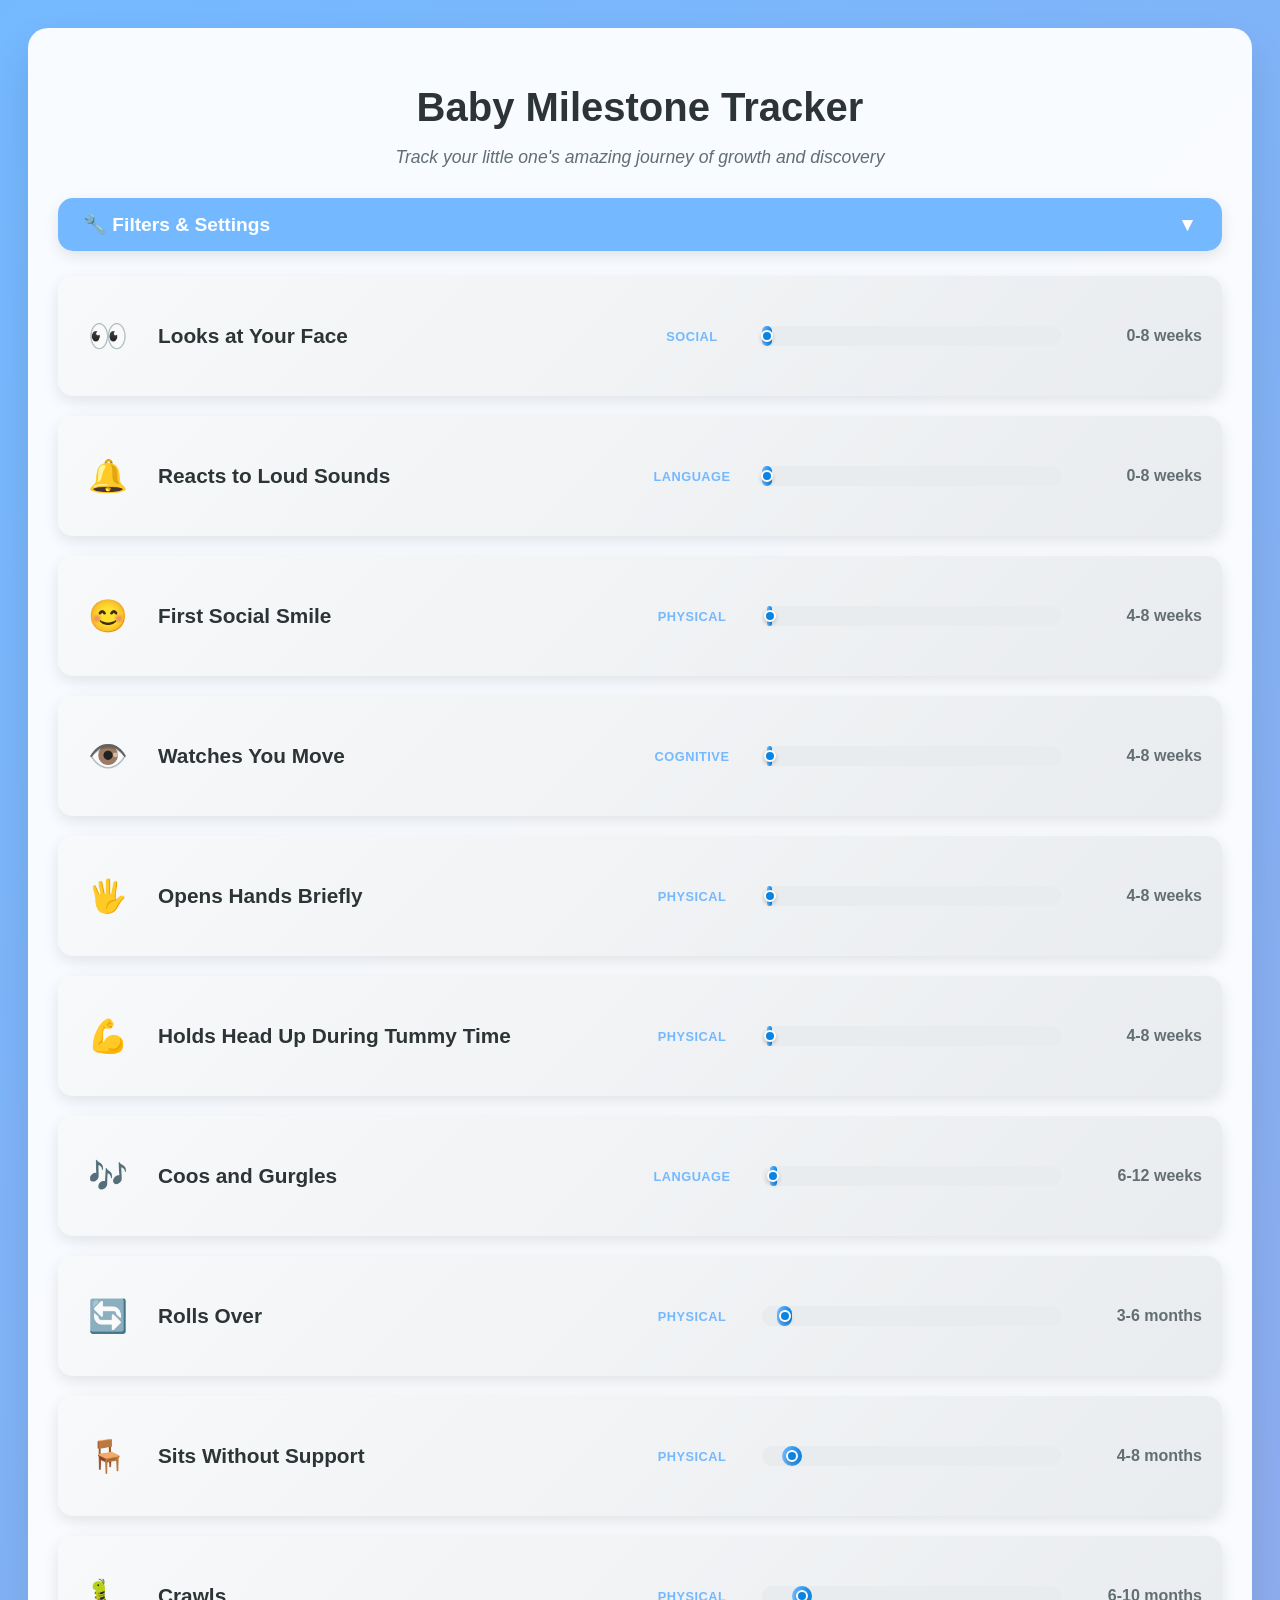
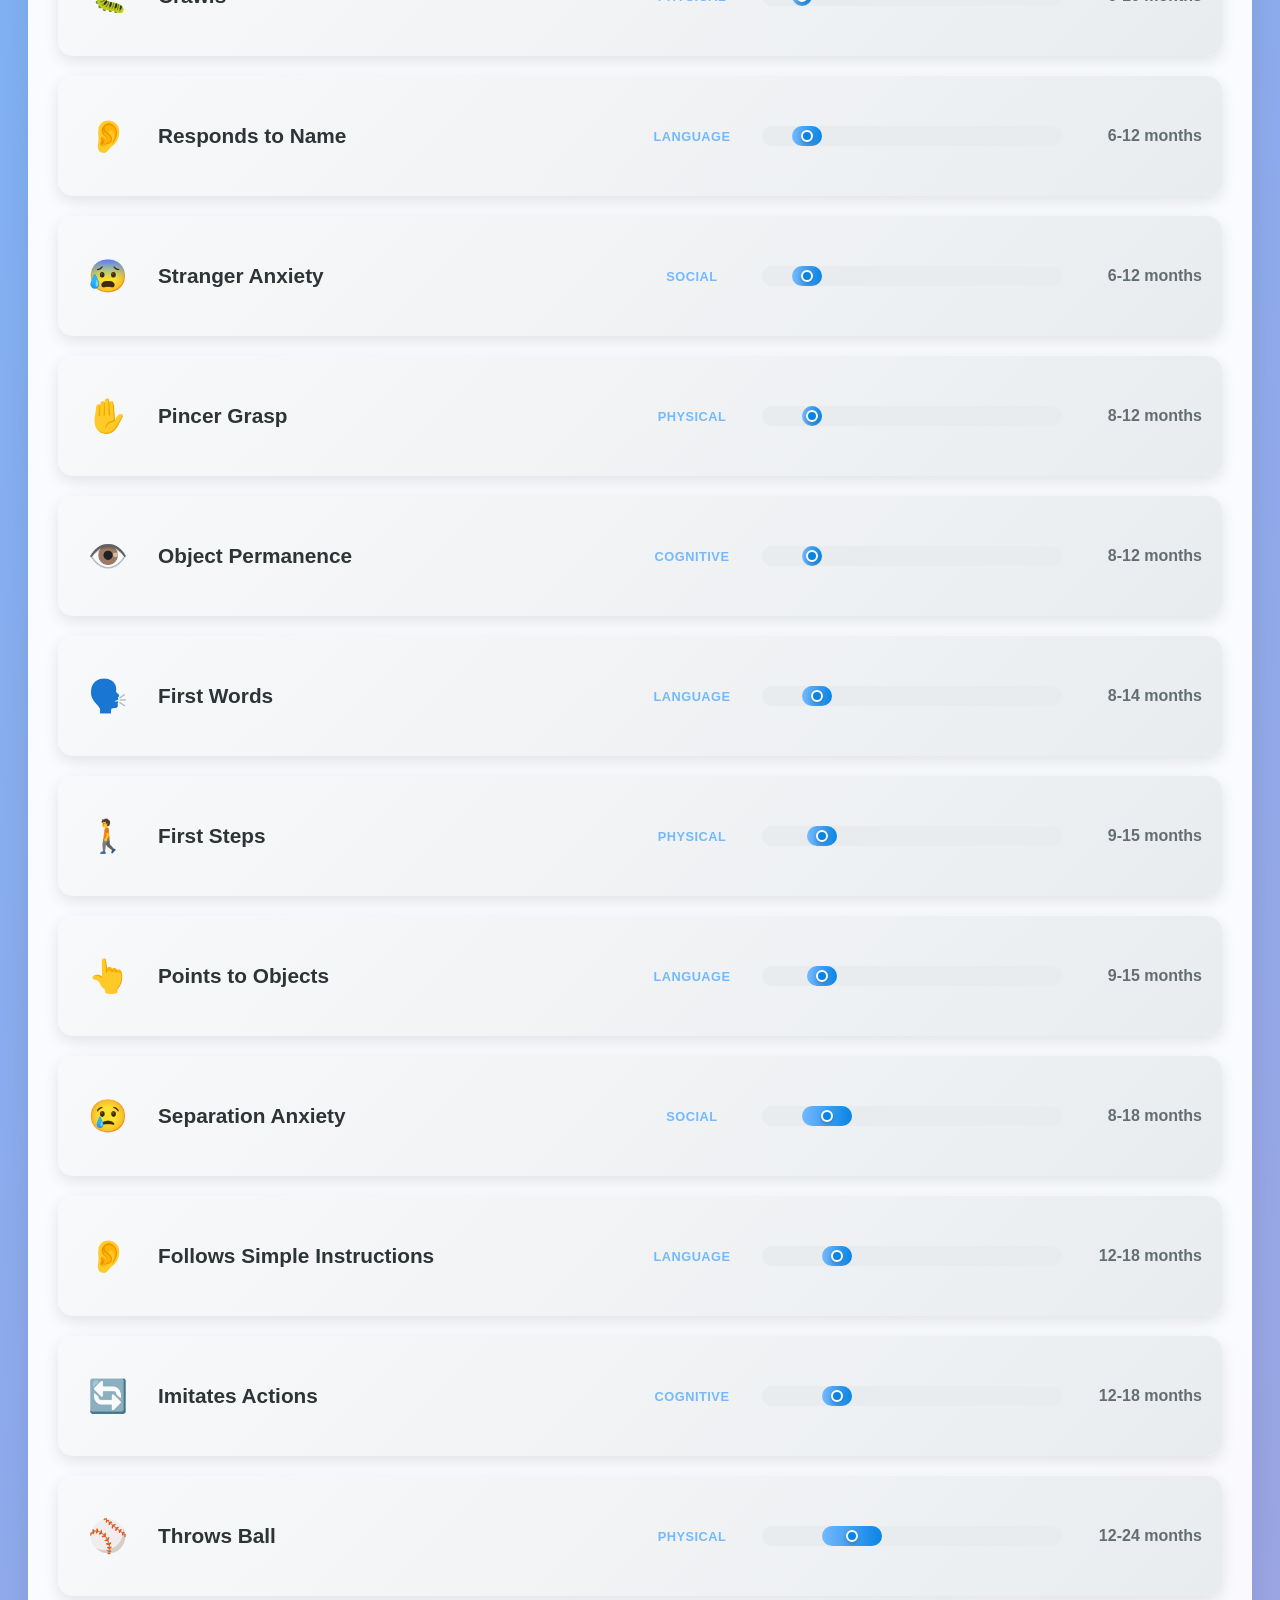
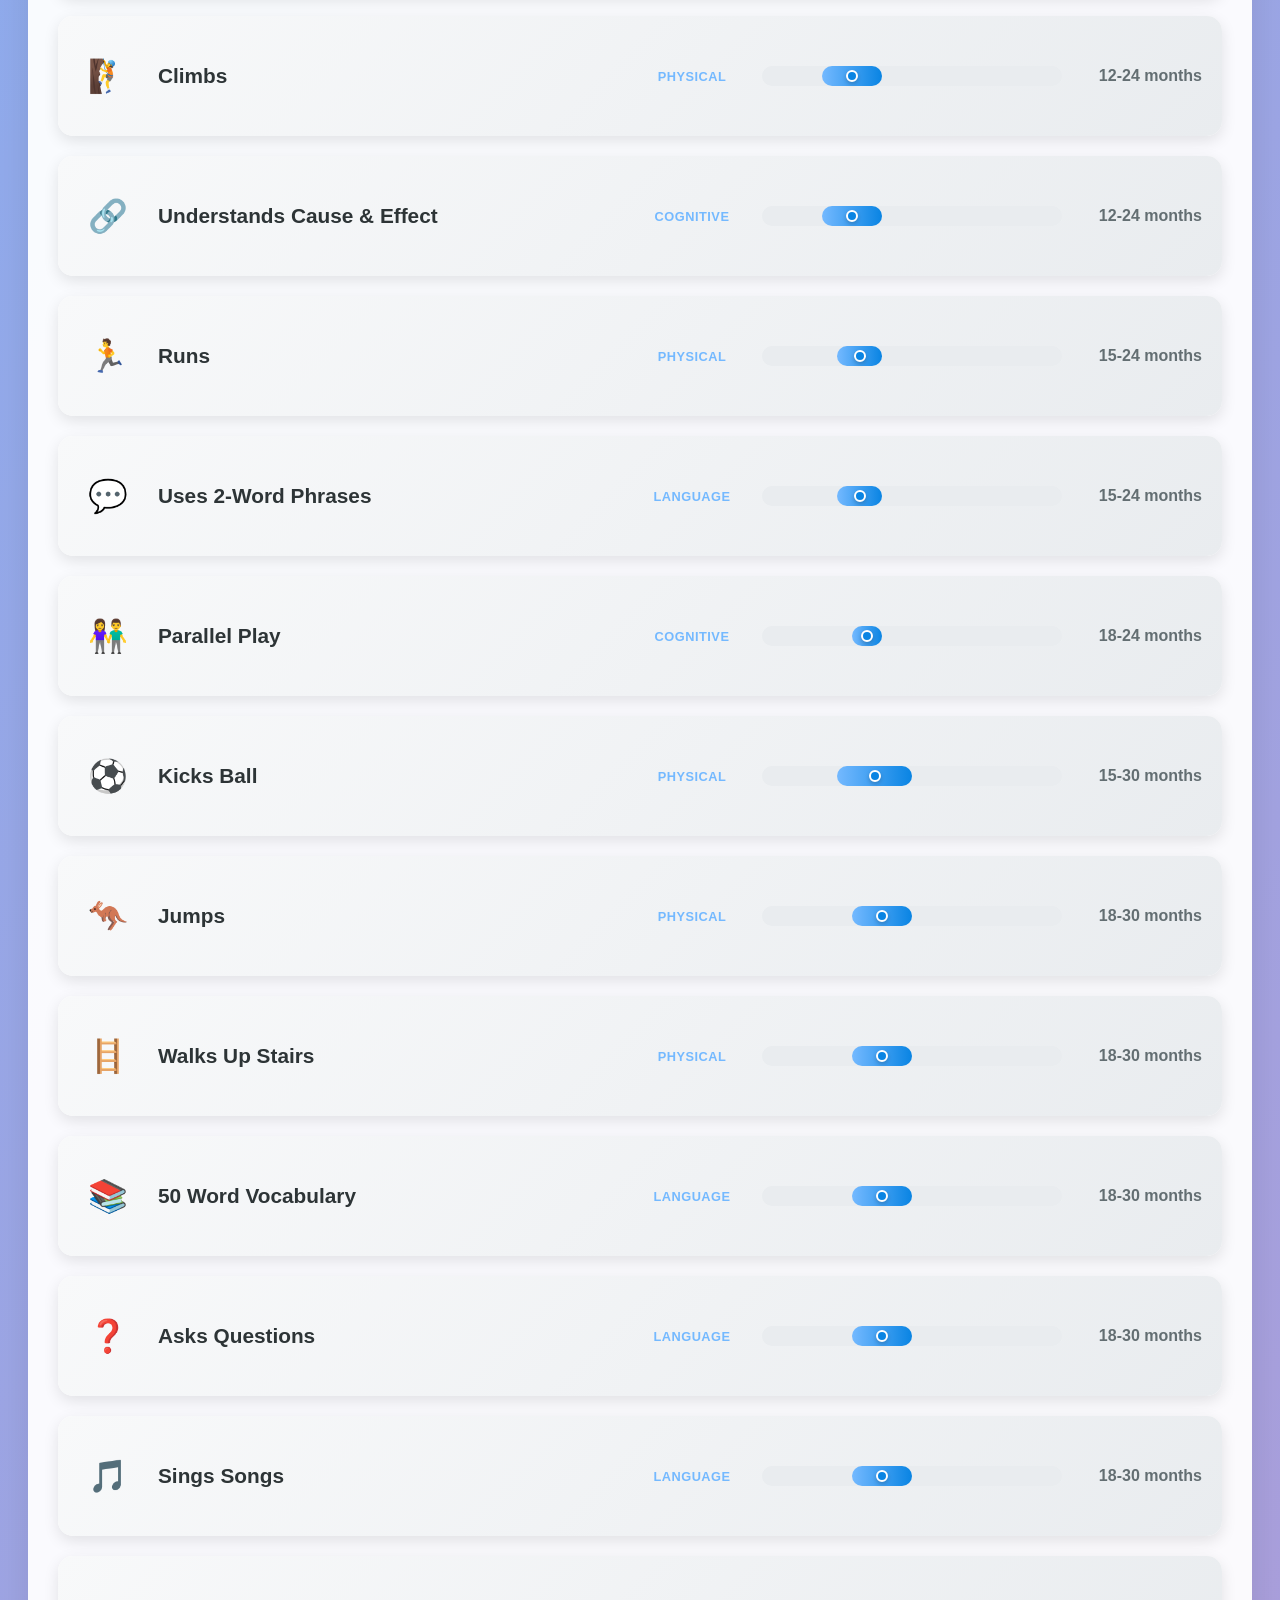
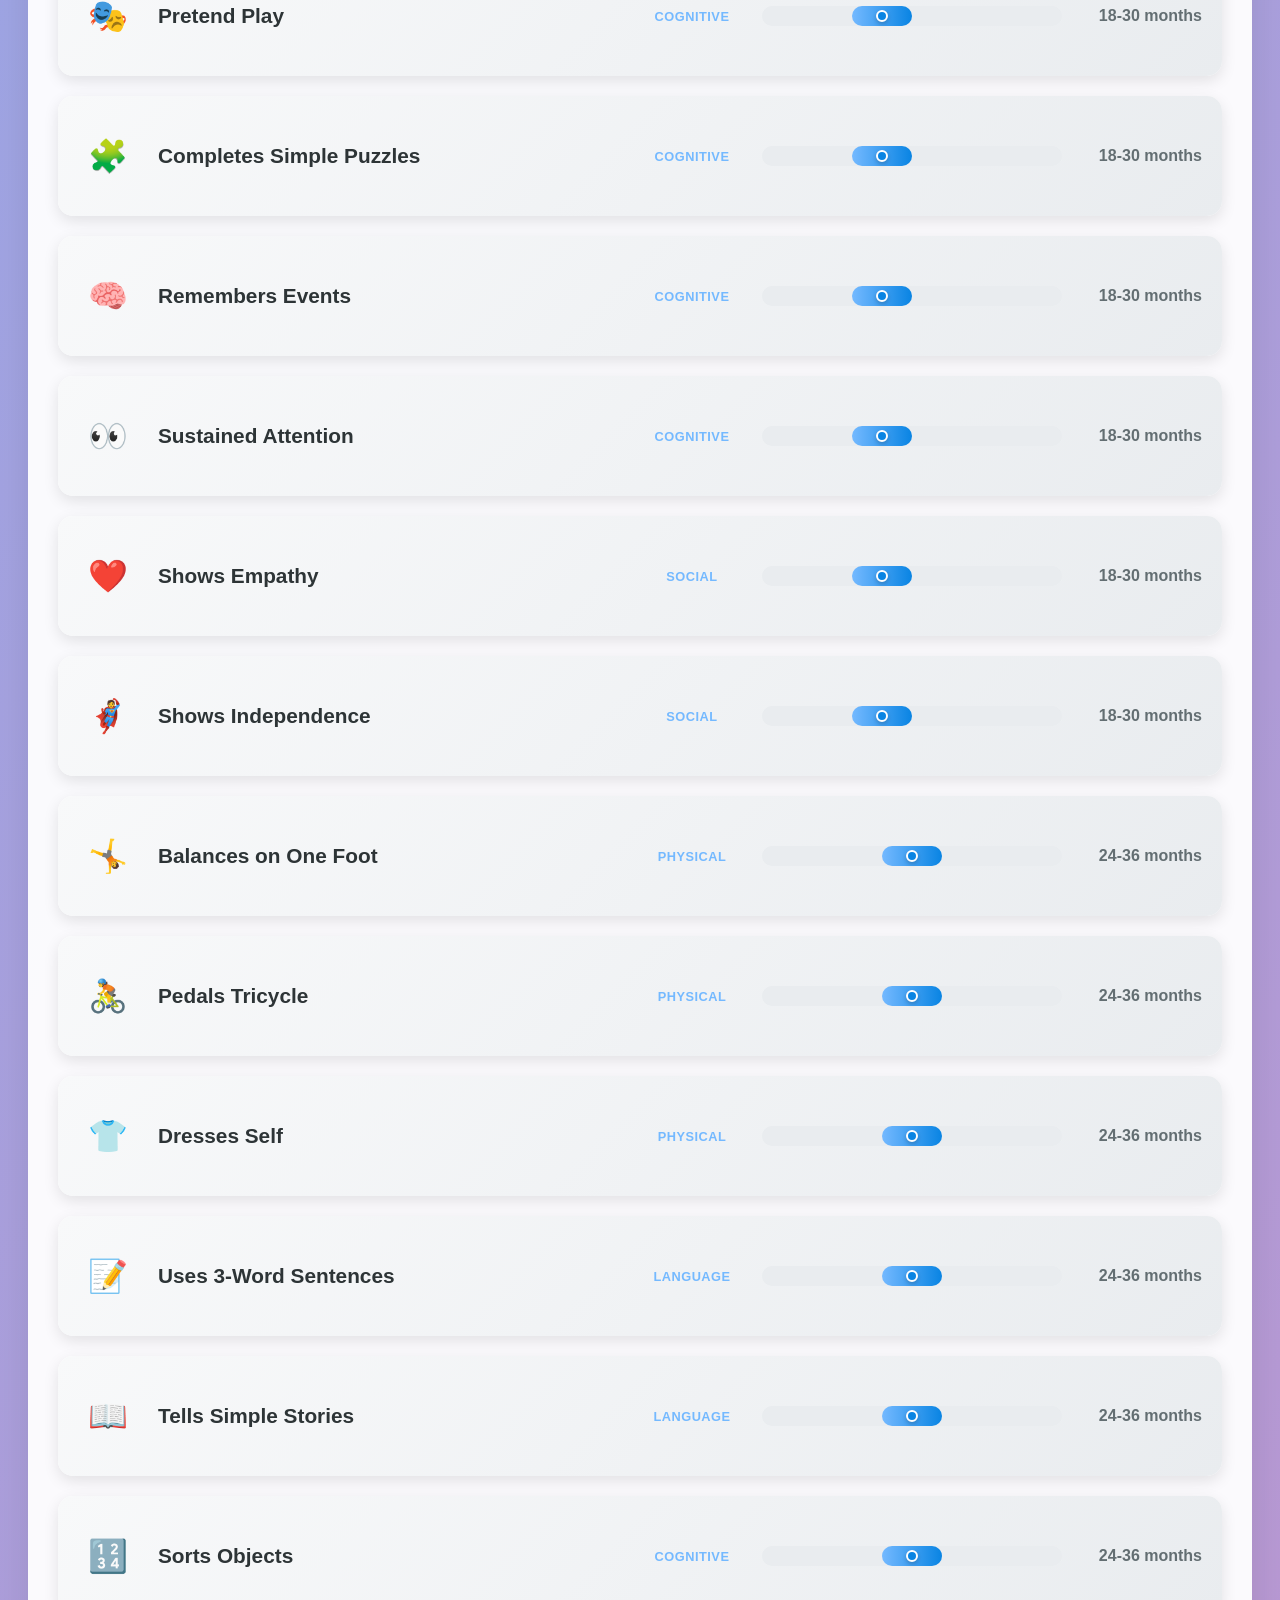
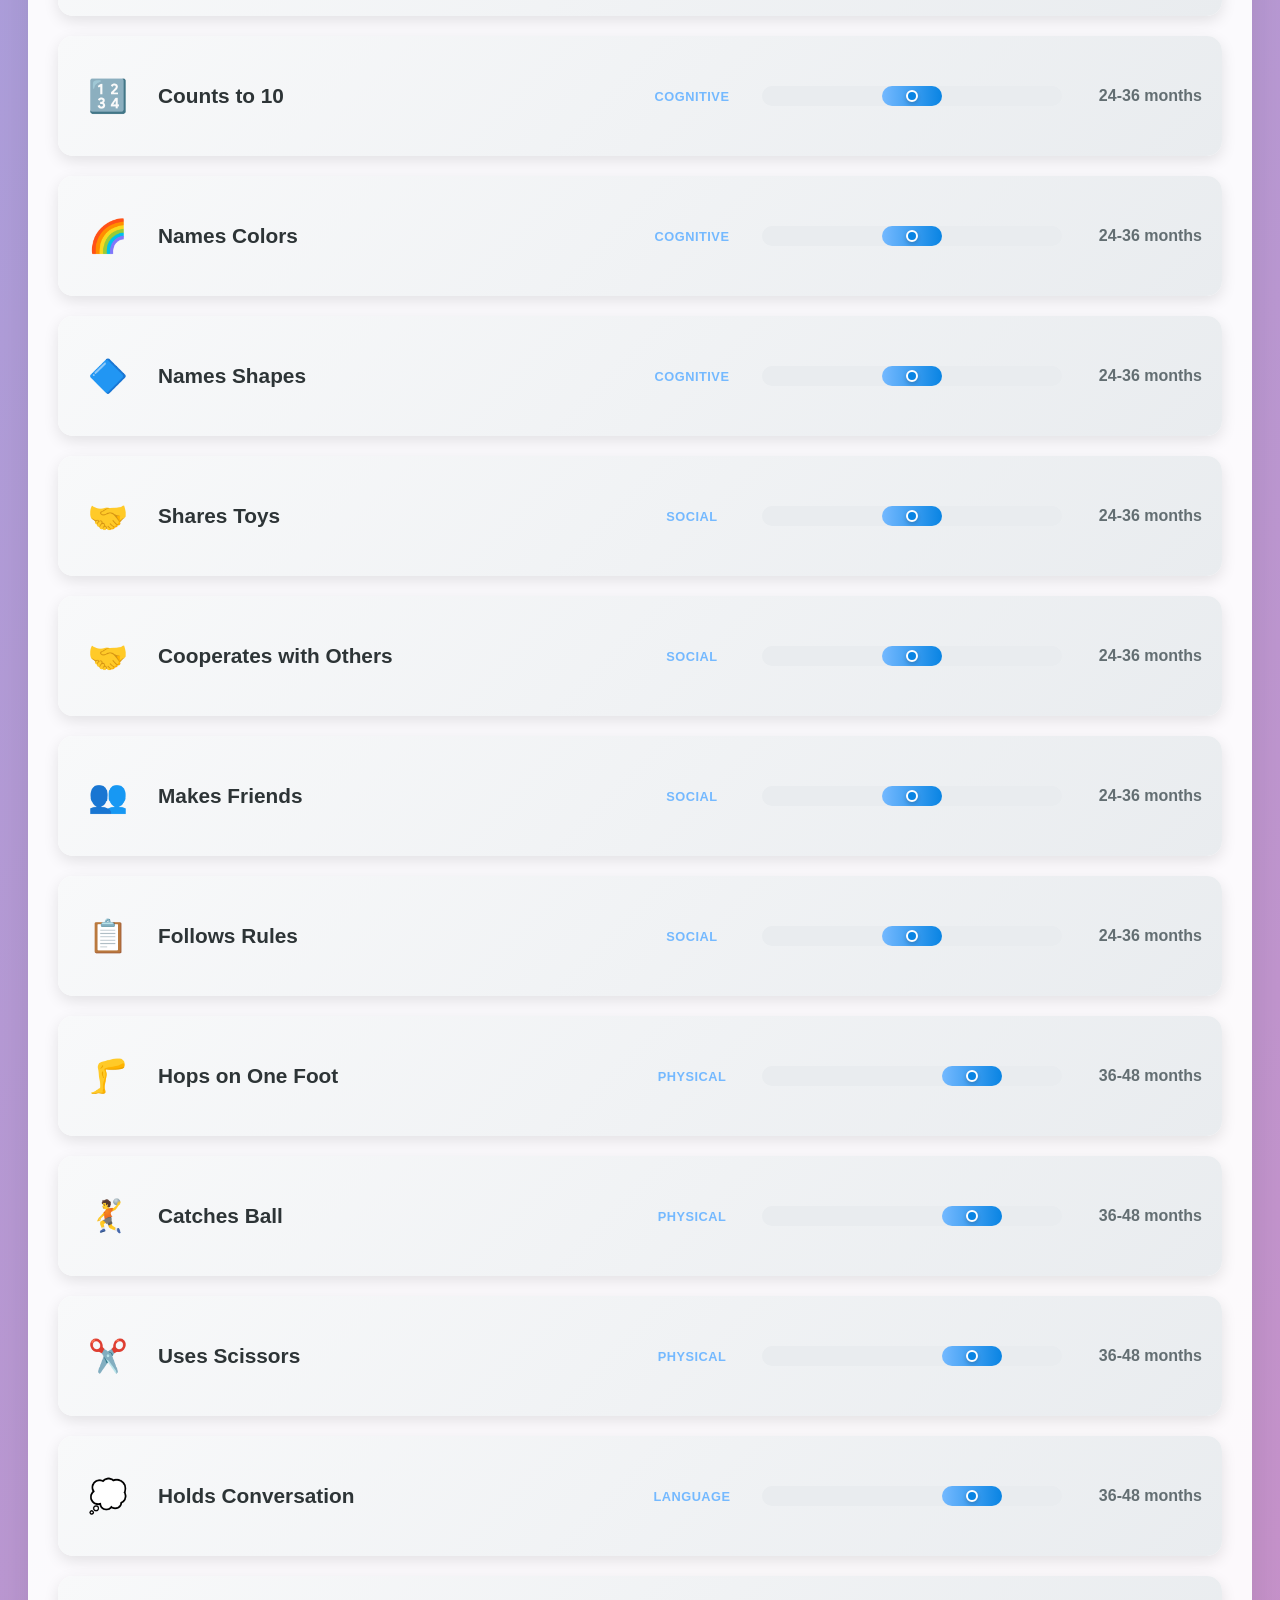
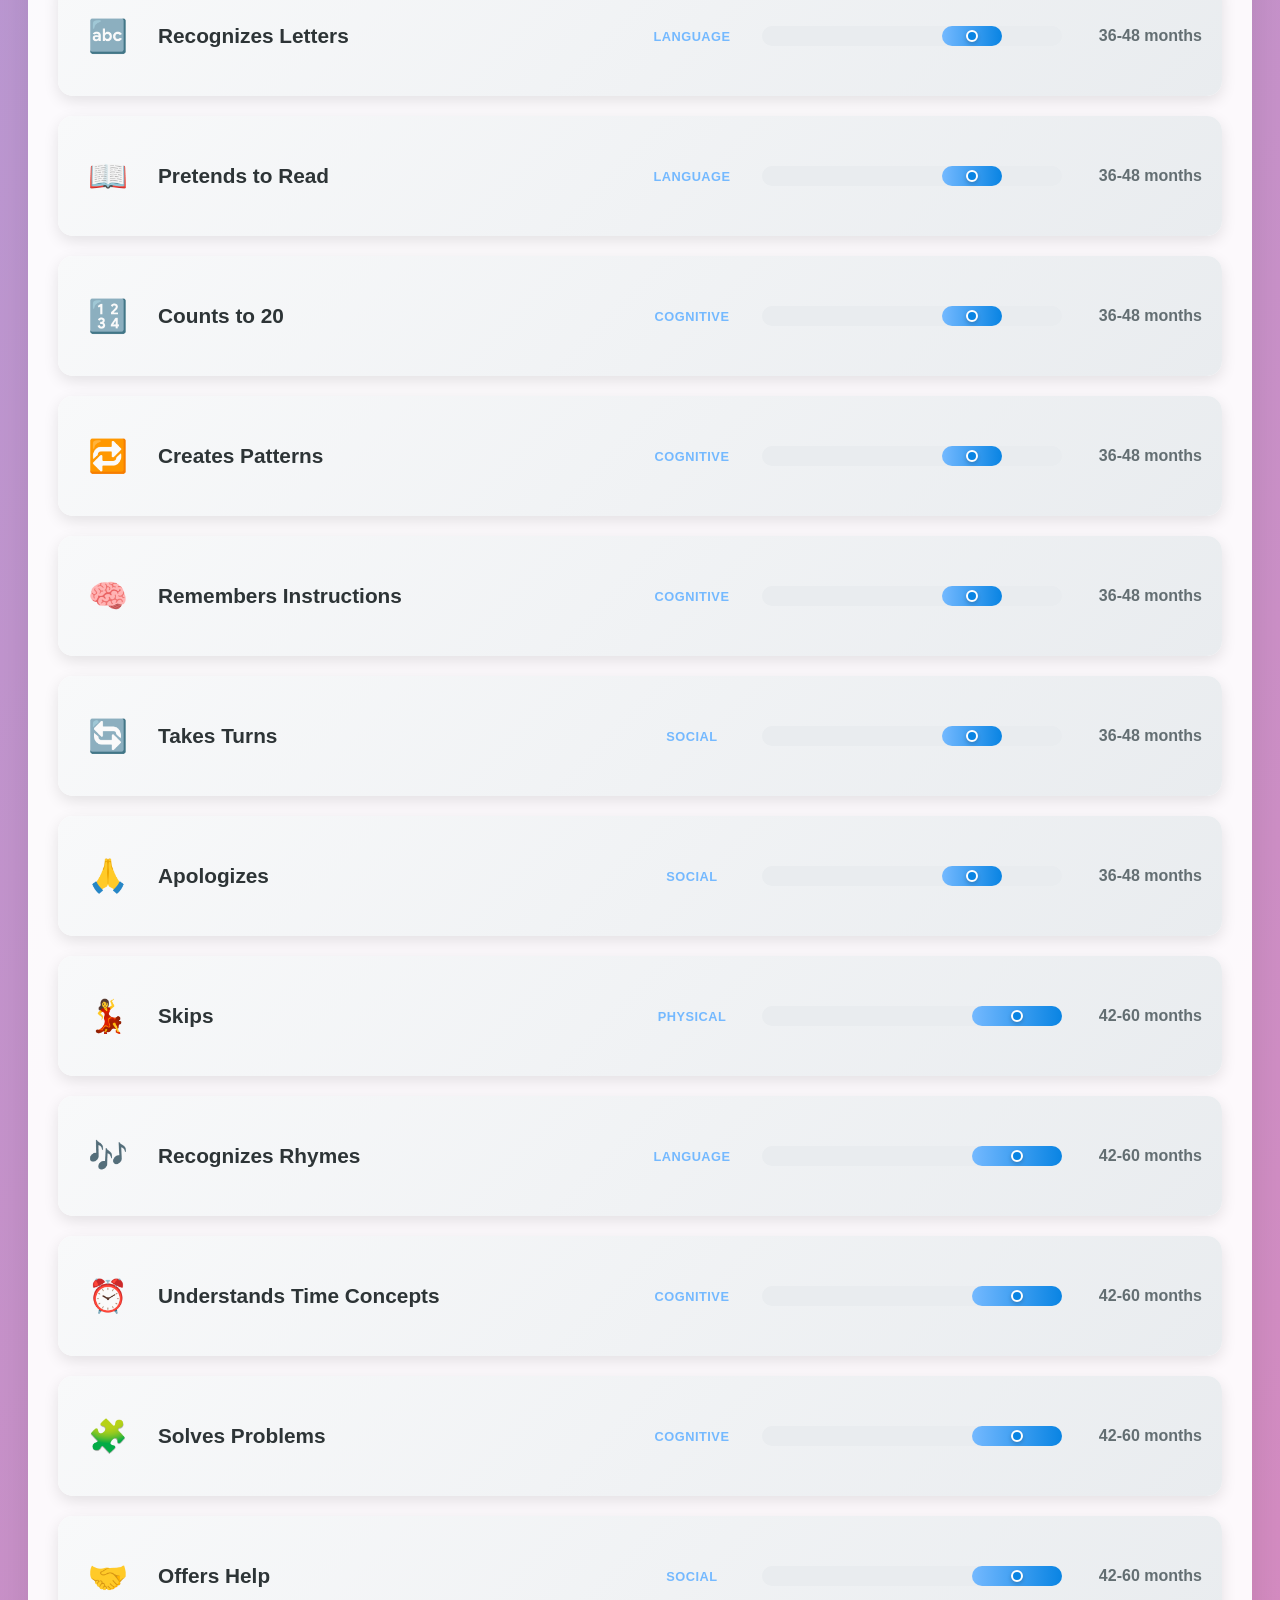
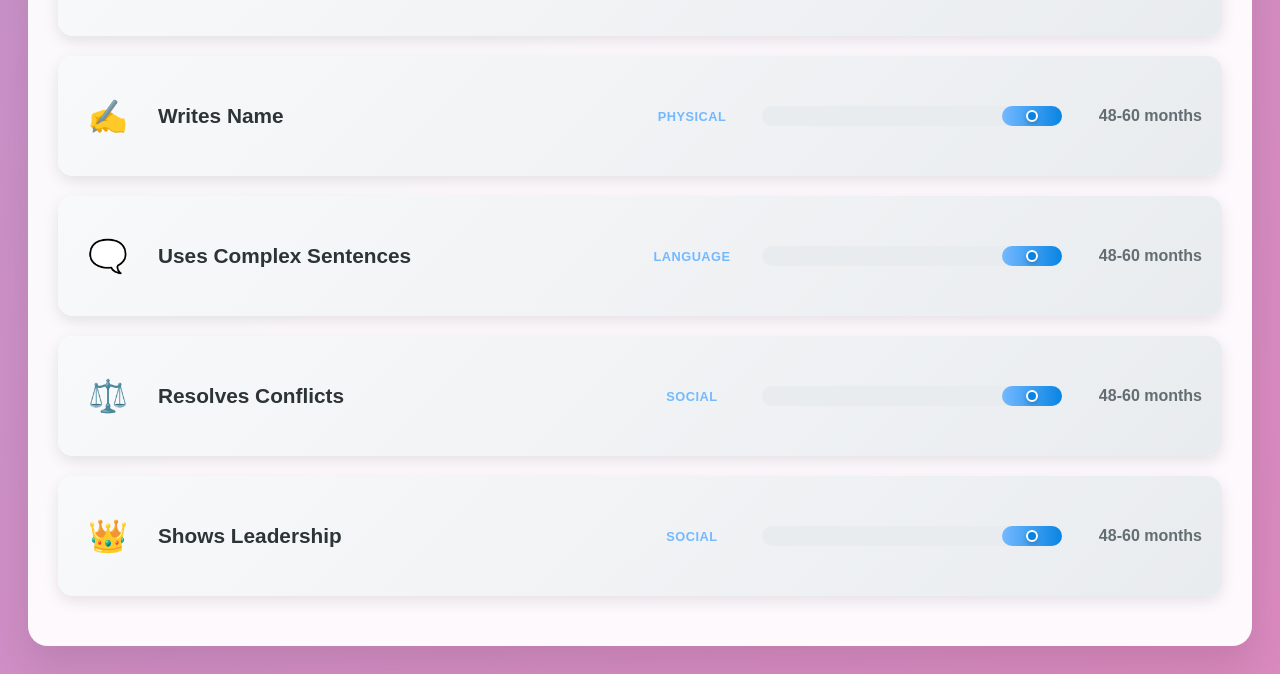
<file: index.html>
<!DOCTYPE html>
<html lang="en">
<head>
    <meta charset="UTF-8">
    <meta name="viewport" content="width=device-width, initial-scale=1.0">
    <title>Baby Milestone Tracker</title>
    <link rel="stylesheet" href="styles_dev.css">
</head>
<body>
    <div class="container">
        <h1 class="title">Baby Milestone Tracker</h1>
        <p class="subtitle">Track your little one's amazing journey of growth and discovery</p>
        
        <!-- Collapsible Filters -->
        <div class="filters-section">
            <div class="filters-header" onclick="toggleFilters()">
                <h3>🔧 Filters & Settings</h3>
                <span class="toggle-icon" id="toggle-icon">▼</span>
            </div>
            <div class="filters-content" id="filters-content">
                <!-- Birthday Input -->
                <div class="filter-group">
                    <h4>👶 Baby's Birthday</h4>
                    <div class="birthday-input">
                        <input type="date" id="baby-birthday" value="2026-04-02" onchange="updateBirthday()">
                        <button onclick="clearBirthday()" class="clear-btn">Clear</button>
                    </div>
                    <p class="birthday-info" id="birthday-info">Birthday set! Milestones will show actual dates based on 4/2/2026</p>
                </div>
                
                <!-- Age Range Dual Slider -->
                <div class="filter-group">
                    <h4>📅 Age Range</h4>
                    <div class="dual-slider-container">
                        <div class="slider-wrapper">
                            <input type="range" id="age-min" min="0" max="60" value="0" oninput="updateAgeRange()">
                            <input type="range" id="age-max" min="0" max="60" value="60" oninput="updateAgeRange()">
                        </div>
                        <div class="slider-labels">
                            <span id="age-min-display">0 months</span>
                            <span id="age-max-display">60 months</span>
                        </div>
                    </div>
                </div>
                
                <!-- Category Checkboxes -->
                <div class="filter-group">
                    <h4>🏷️ Categories</h4>
                    <div class="category-checkboxes">
                        <label class="checkbox-label">
                            <input type="checkbox" id="category-physical" checked onchange="toggleCategory('physical')">
                            <span class="checkmark"></span>
                            🏃 Physical
                        </label>
                        <label class="checkbox-label">
                            <input type="checkbox" id="category-language" checked onchange="toggleCategory('language')">
                            <span class="checkmark"></span>
                            ��️ Language
                        </label>
                        <label class="checkbox-label">
                            <input type="checkbox" id="category-cognitive" checked onchange="toggleCategory('cognitive')">
                            <span class="checkmark"></span>
                            🧠 Cognitive
                        </label>
                        <label class="checkbox-label">
                            <input type="checkbox" id="category-social" checked onchange="toggleCategory('social')">
                            <span class="checkmark"></span>
                            👥 Social
                        </label>
                    </div>
                </div>
                
                <!-- Results Count (only shown when filters are open) -->
                <div class="results-info" id="results-info" style="display: none;">
                    <p>Showing <span id="milestone-count">0</span> milestones</p>
                </div>
            </div>
        </div>
        
        <div id="milestones-container">
            <!-- Milestones will be dynamically generated -->
        </div>
    </div>
    
    <script src="script_dev.js"></script>
</body>
</html>
</file>
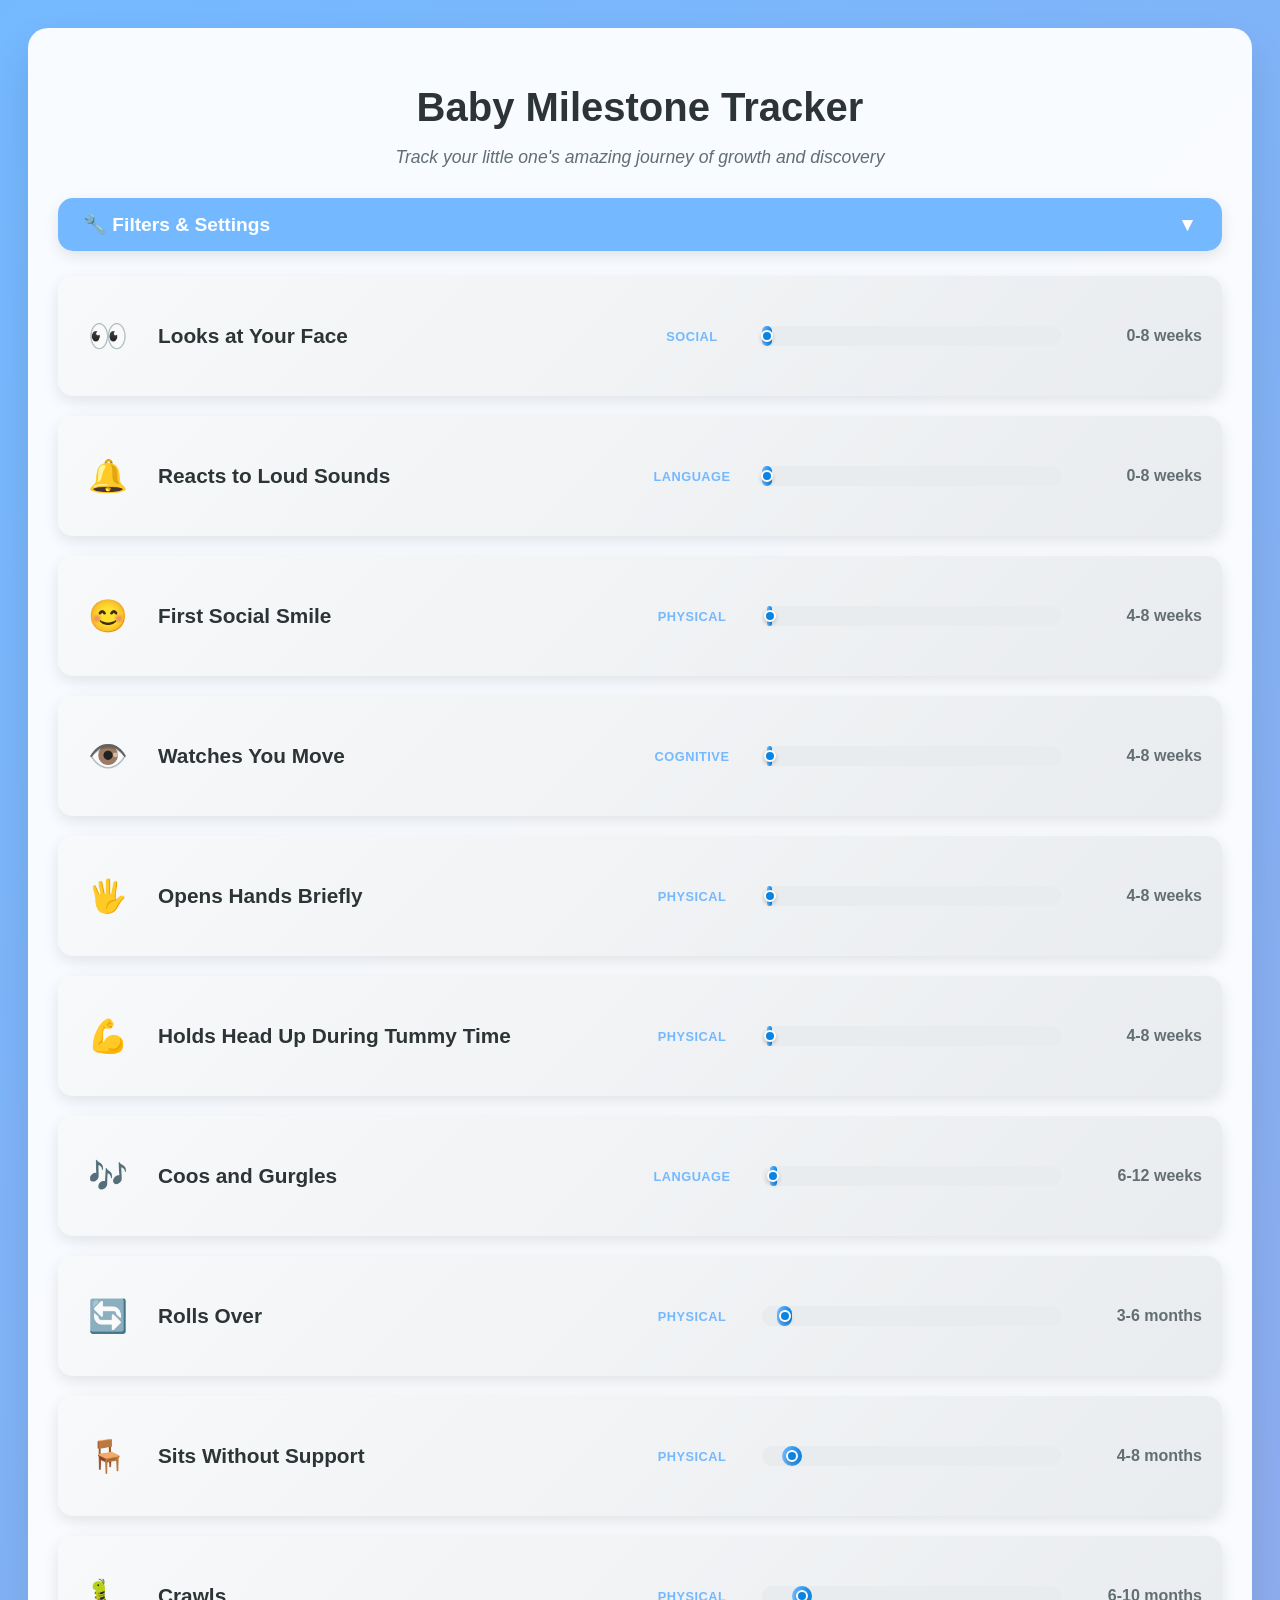
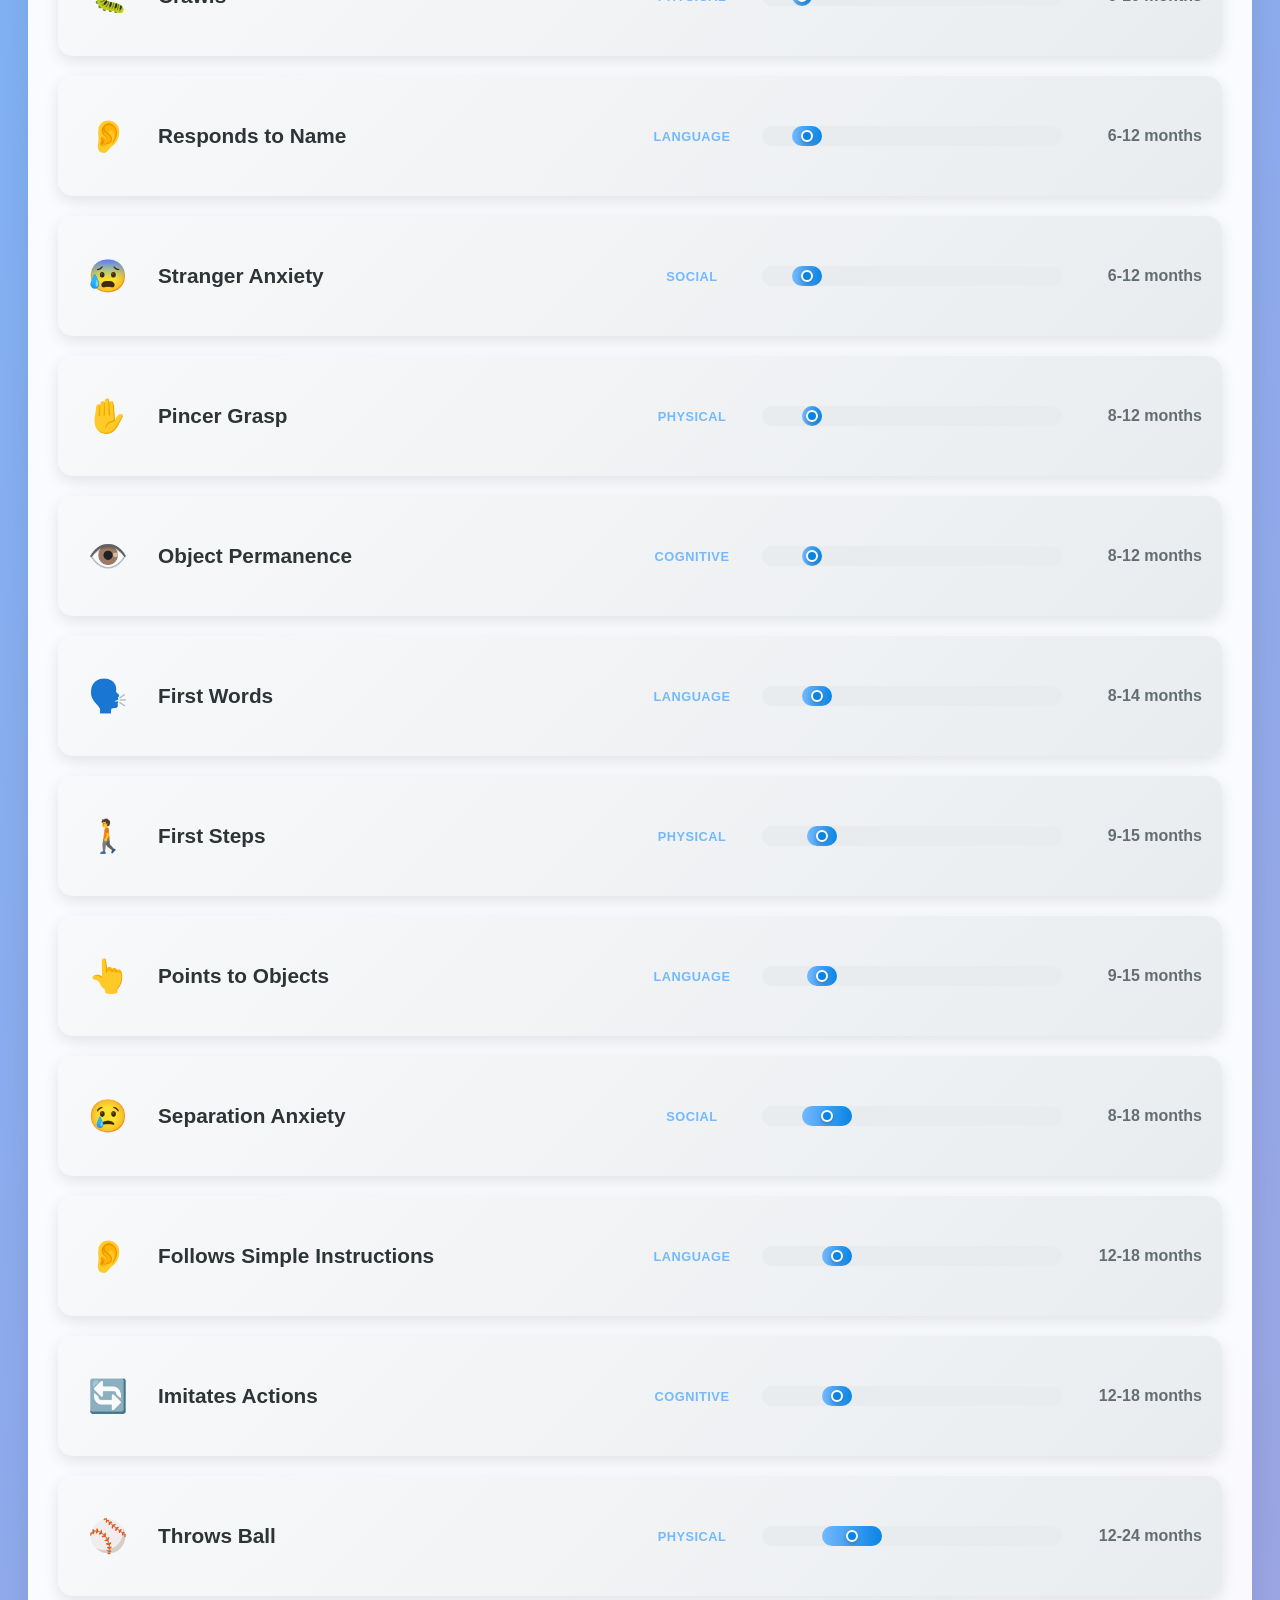
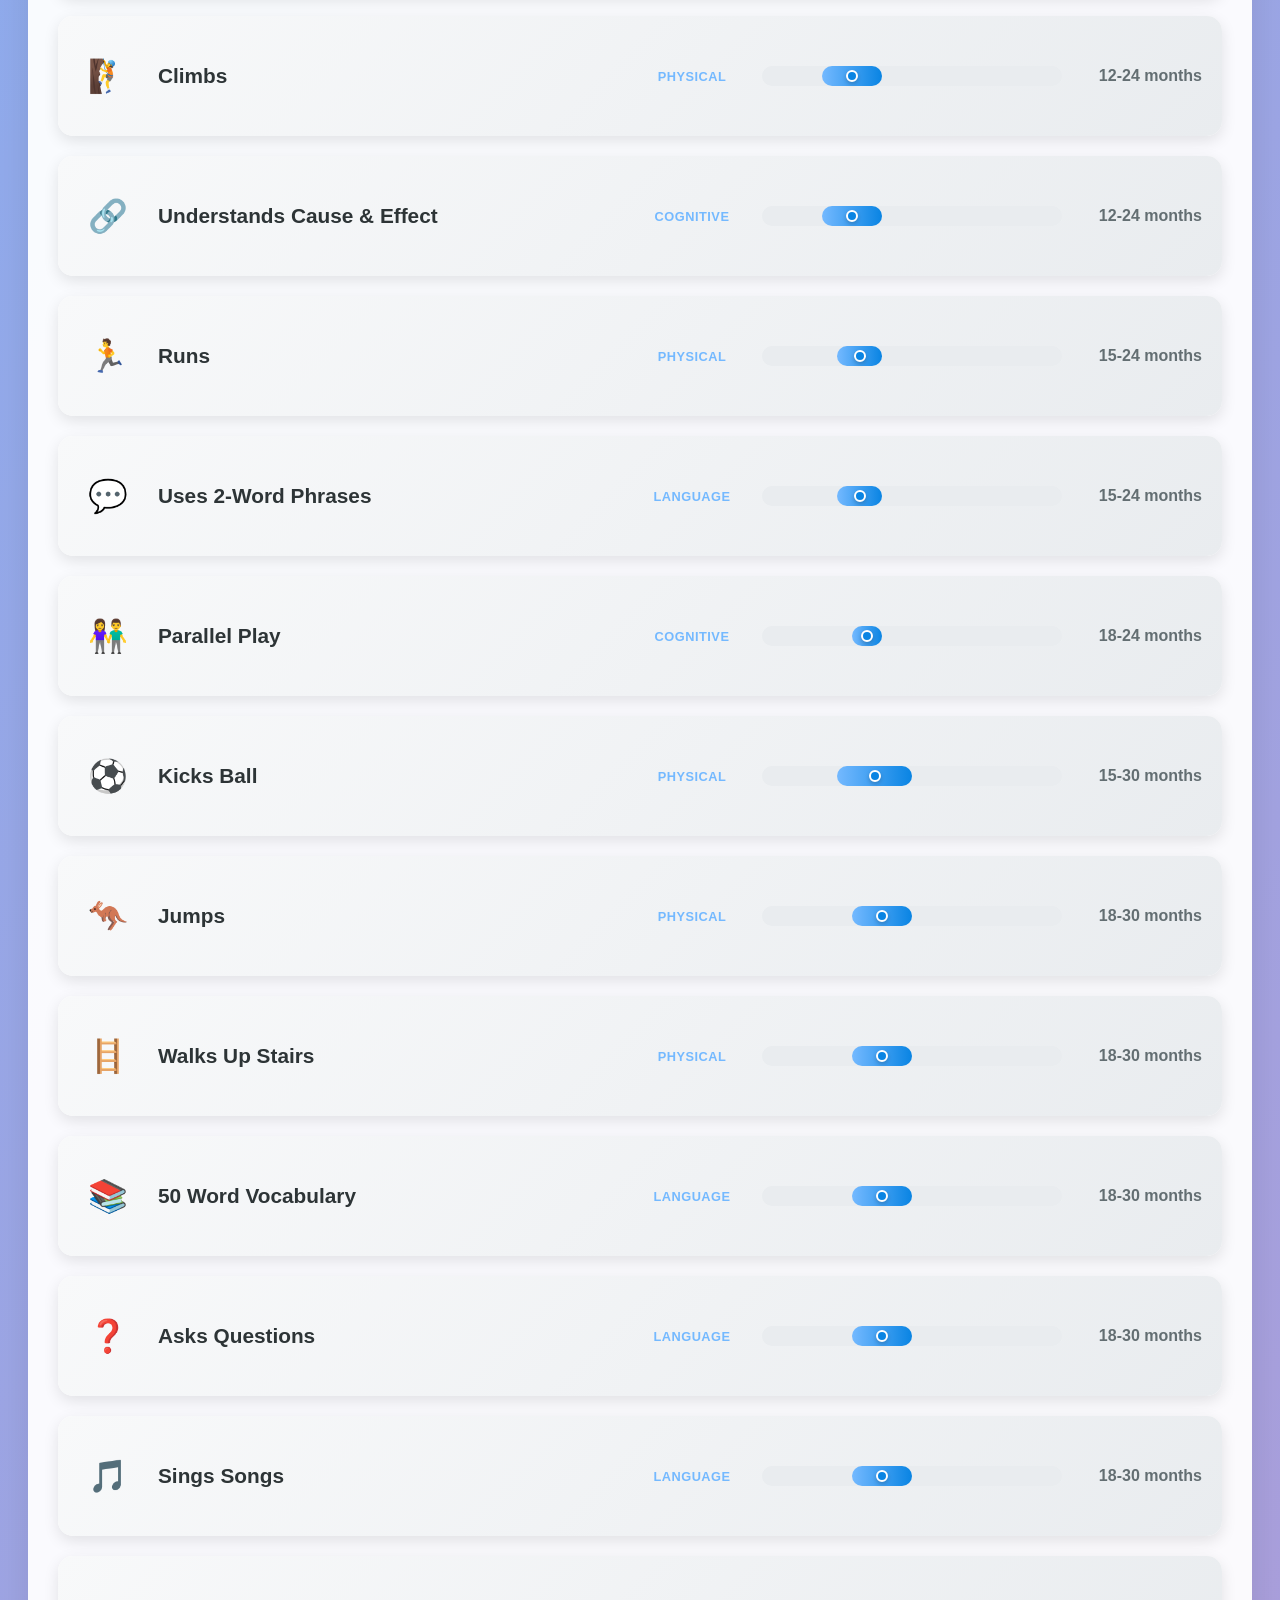
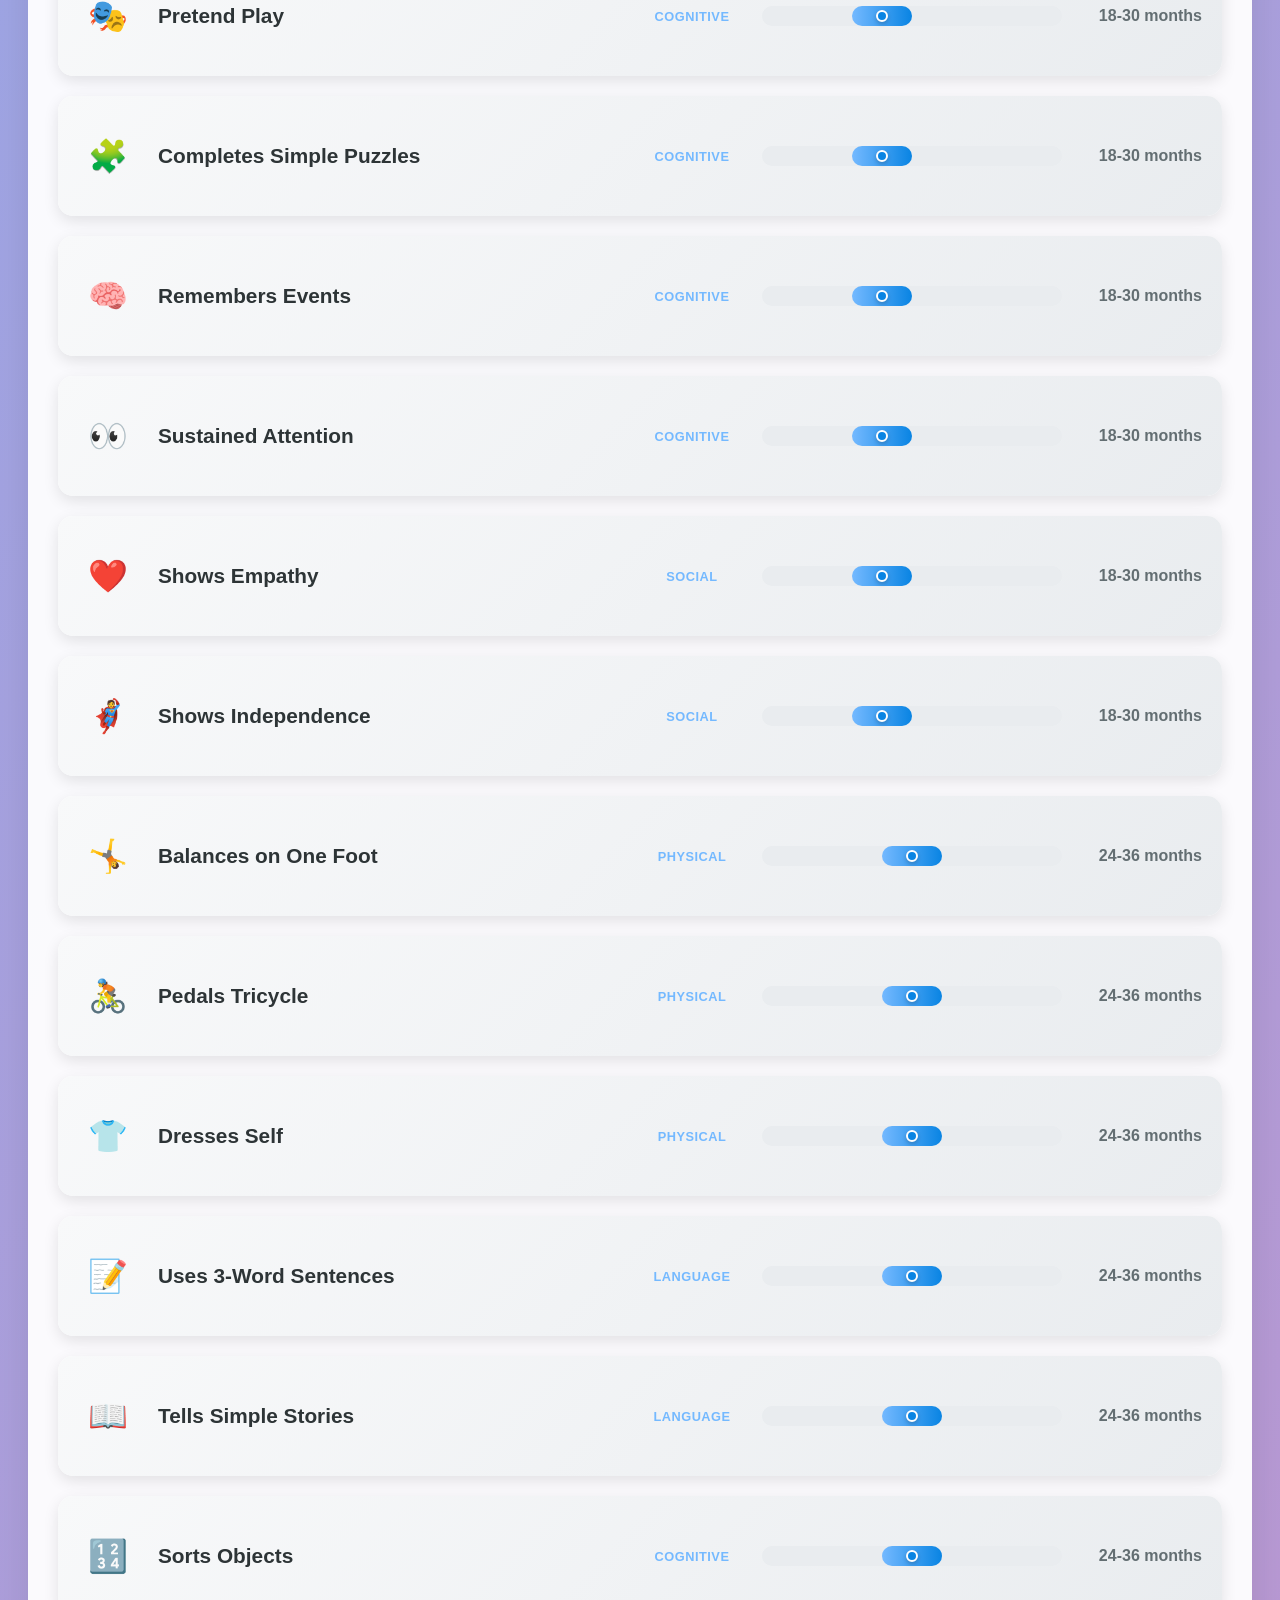
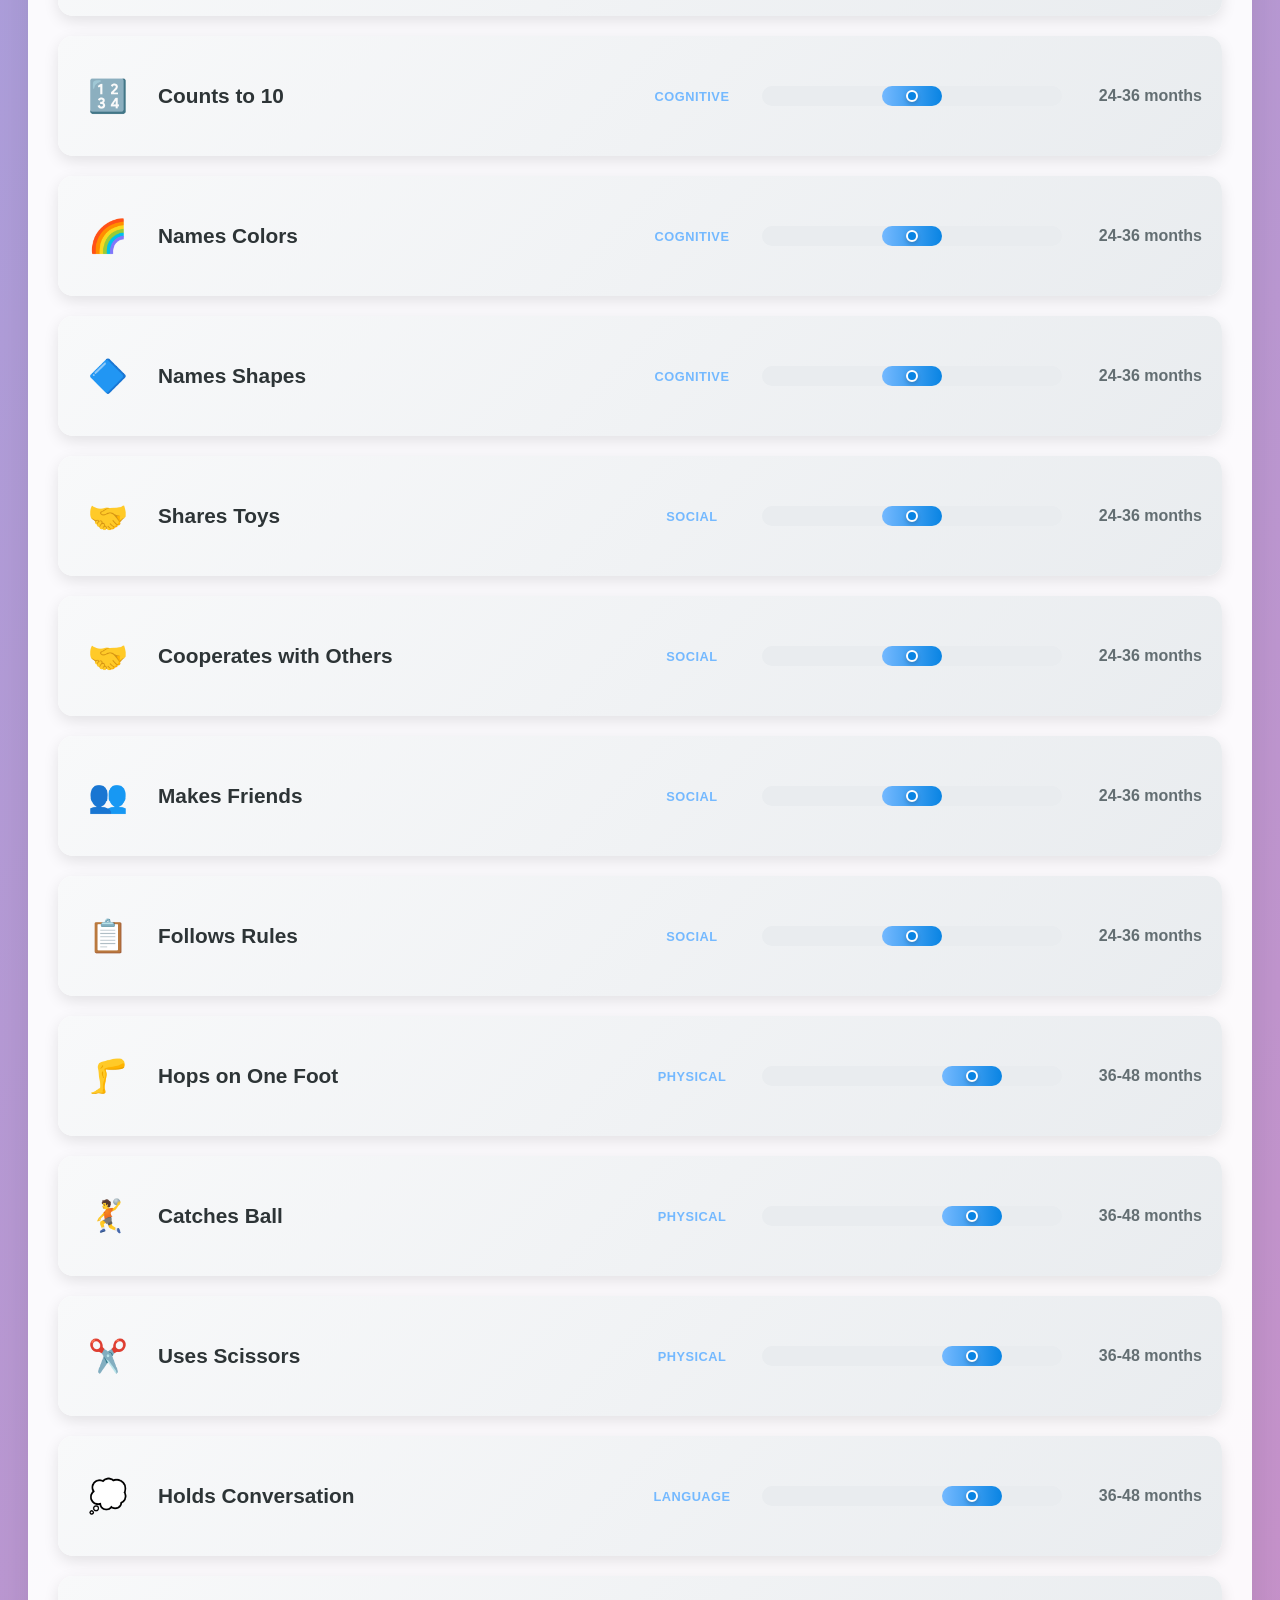
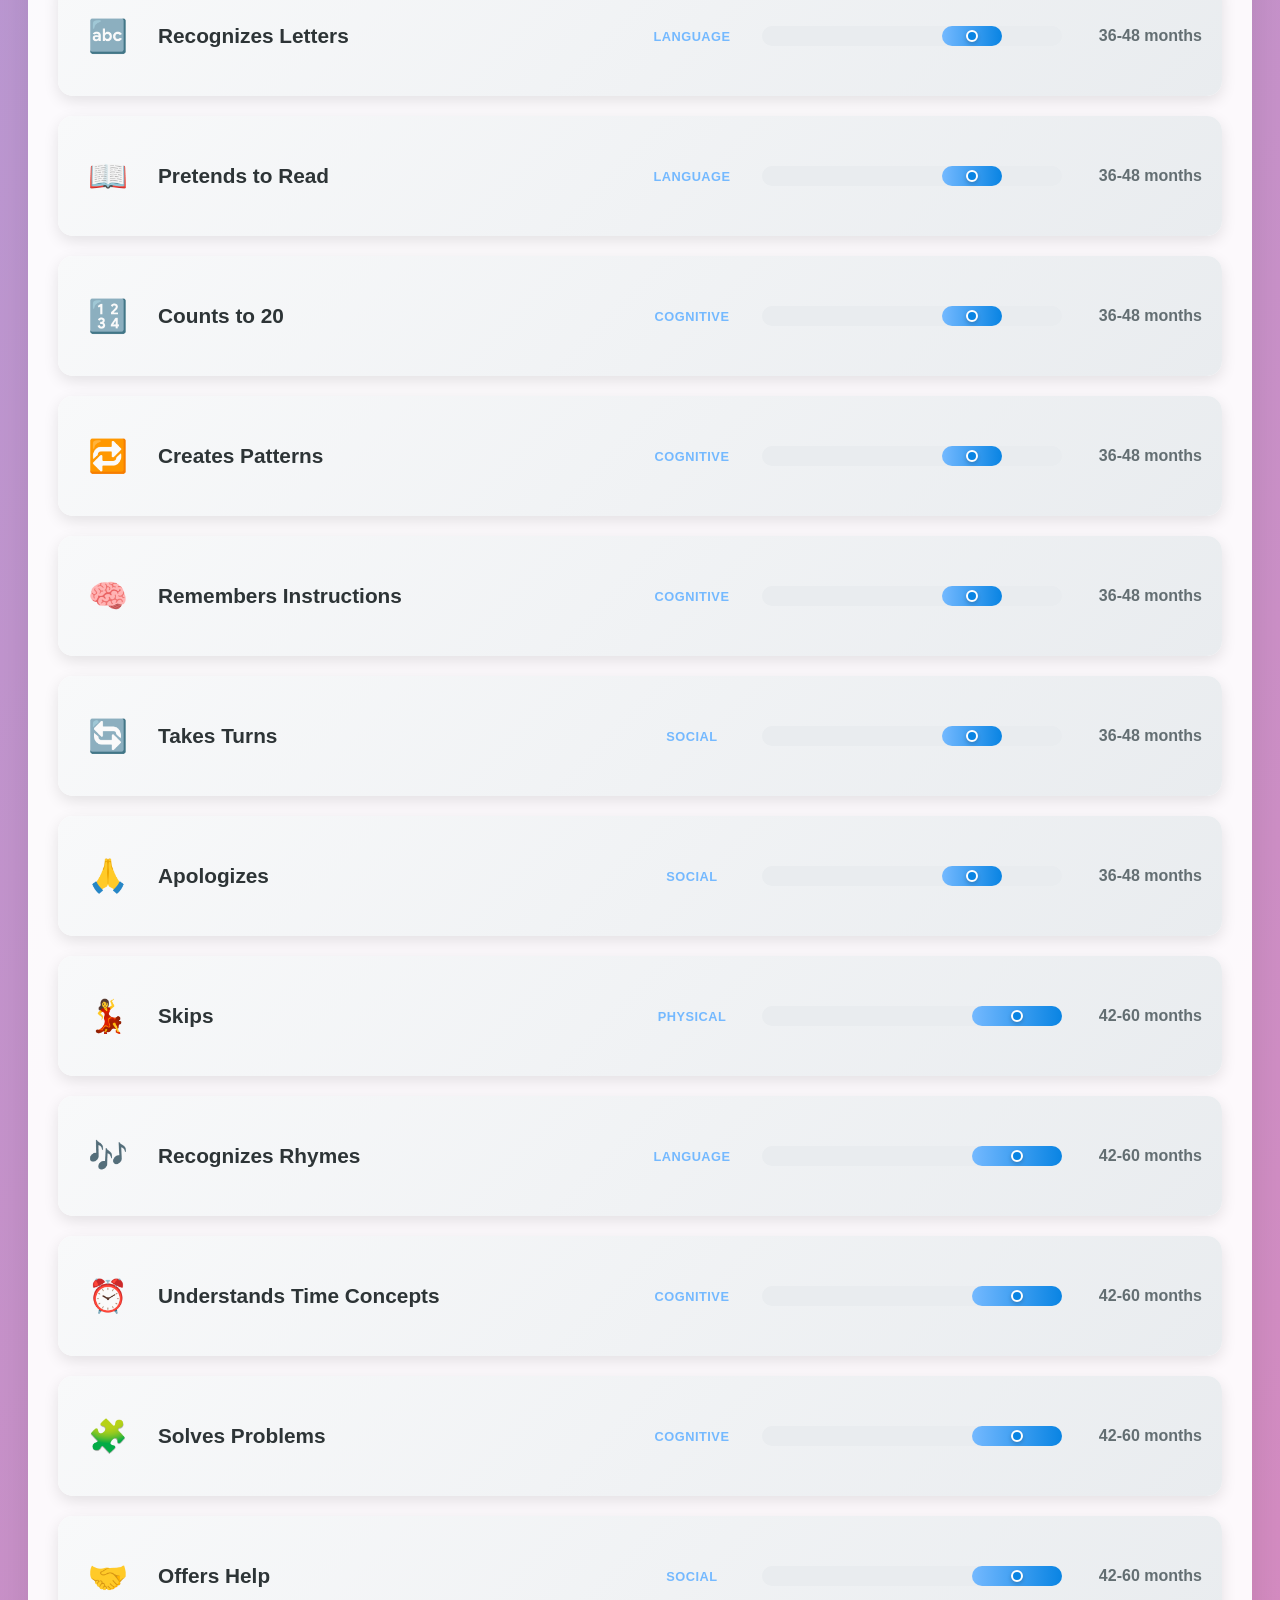
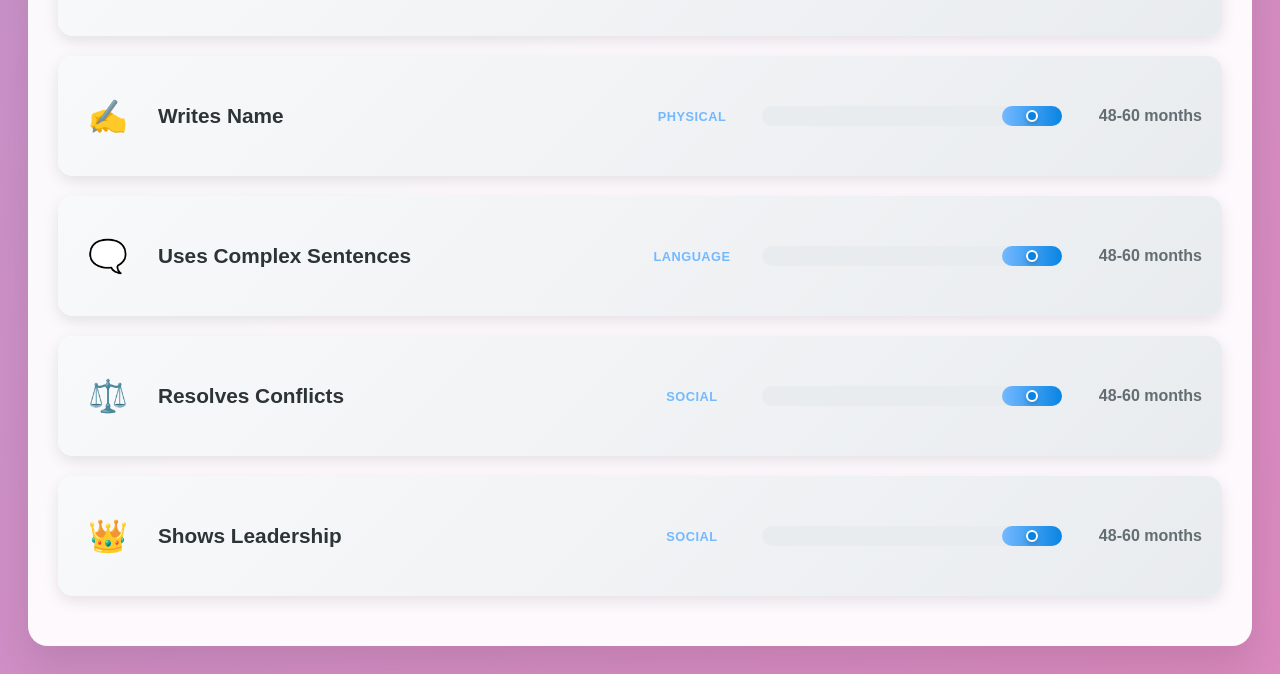
<file: index_dev.html>
<!DOCTYPE html>
<html lang="en">
<head>
    <meta charset="UTF-8">
    <meta name="viewport" content="width=device-width, initial-scale=1.0">
    <title>Baby Milestone Tracker (Dev)</title>
    <link rel="stylesheet" href="styles_dev.css">
</head>
<body>
    <div class="container">
        <h1 class="title">Baby Milestone Tracker</h1>
        <p class="subtitle">Track your little one's amazing journey of growth and discovery</p>
        
        <!-- Collapsible Filters -->
        <div class="filters-section">
            <div class="filters-header" onclick="toggleFilters()">
                <h3>🔧 Filters & Settings</h3>
                <span class="toggle-icon" id="toggle-icon">▼</span>
            </div>
            <div class="filters-content" id="filters-content">
                <!-- Birthday Input -->
                <div class="filter-group">
                    <h4>👶 Baby's Birthday</h4>
                    <div class="birthday-input">
                        <input type="date" id="baby-birthday" value="2026-04-02" onchange="updateBirthday()">
                        <button onclick="clearBirthday()" class="clear-btn">Clear</button>
                    </div>
                    <p class="birthday-info" id="birthday-info">Birthday set! Milestones will show actual dates based on 4/2/2026</p>
                </div>
                
                <!-- Age Range Dual Slider -->
                <div class="filter-group">
                    <h4>📅 Age Range</h4>
                    <div class="dual-slider-container">
                        <div class="slider-wrapper">
                            <input type="range" id="age-min" min="0" max="60" value="0" oninput="updateAgeRange()">
                            <input type="range" id="age-max" min="0" max="60" value="60" oninput="updateAgeRange()">
                        </div>
                        <div class="slider-labels">
                            <span id="age-min-display">0 months</span>
                            <span id="age-max-display">60 months (5 years)</span>
                        </div>
                    </div>
                </div>
                
                <!-- Category Checkboxes -->
                <div class="filter-group">
                    <h4>🏷️ Categories</h4>
                    <div class="category-checkboxes">
                        <label class="checkbox-label">
                            <input type="checkbox" id="category-physical" checked onchange="toggleCategory('physical')">
                            <span class="checkmark"></span>
                            🏃 Physical
                        </label>
                        <label class="checkbox-label">
                            <input type="checkbox" id="category-language" checked onchange="toggleCategory('language')">
                            <span class="checkmark"></span>
                            🗣️ Language
                        </label>
                        <label class="checkbox-label">
                            <input type="checkbox" id="category-cognitive" checked onchange="toggleCategory('cognitive')">
                            <span class="checkmark"></span>
                            🧠 Cognitive
                        </label>
                        <label class="checkbox-label">
                            <input type="checkbox" id="category-social" checked onchange="toggleCategory('social')">
                            <span class="checkmark"></span>
                            👥 Social
                        </label>
                    </div>
                </div>
                
                <!-- Results Count (only shown when filters are open) -->
                <div class="results-info" id="results-info" style="display: none;">
                    <p>Showing <span id="milestone-count">0</span> milestones</p>
                </div>
            </div>
        </div>
        
        <div id="milestones-container">
            <!-- Milestones will be dynamically generated -->
        </div>
    </div>
    
    <script src="script_dev.js"></script>
</body>
</html>
</file>
<file: styles_dev.css>
body {
    font-family: 'Arial', sans-serif;
    background: linear-gradient(-45deg, #ffeaa7, #fab1a0, #fd79a8, #74b9ff);
    background-size: 400% 400%;
    animation: pastelShift 8s ease-in-out infinite;
    min-height: 100vh;
    padding: 20px;
}

@keyframes pastelShift {
    0% { background-position: 0% 50%; }
    25% { background-position: 100% 50%; }
    50% { background-position: 100% 100%; }
    75% { background-position: 0% 100%; }
    100% { background-position: 0% 50%; }
}

.container {
    max-width: 1200px;
    margin: 0 auto;
    background: rgba(255, 255, 255, 0.95);
    border-radius: 20px;
    padding: 30px;
    box-shadow: 0 20px 40px rgba(0,0,0,0.1);
}

.title {
    text-align: center;
    color: #2d3436;
    font-size: 2.5em;
    margin-bottom: 10px;
    font-weight: bold;
}

.subtitle {
    text-align: center;
    color: #636e72;
    font-size: 1.1em;
    margin-bottom: 30px;
    font-style: italic;
}

/* Collapsible Filters */
.filters-section {
    background: #f8f9fa;
    border-radius: 15px;
    margin-bottom: 25px;
    box-shadow: 0 5px 15px rgba(0,0,0,0.1);
    overflow: hidden;
}

.filters-header {
    background: #74b9ff;
    color: white;
    padding: 15px 25px;
    cursor: pointer;
    display: flex;
    justify-content: space-between;
    align-items: center;
    transition: background-color 0.3s ease;
}

.filters-header:hover {
    background: #0984e3;
}

.filters-header h3 {
    margin: 0;
    font-size: 1.2em;
}

.toggle-icon {
    font-size: 1.2em;
    transition: transform 0.3s ease;
}

.filters-content {
    padding: 25px;
    display: none;
}

.filters-content.active {
    display: block;
}

.filter-group {
    margin-bottom: 25px;
}

.filter-group:last-child {
    margin-bottom: 0;
}

.filter-group h4 {
    color: #2d3436;
    margin-bottom: 15px;
    font-size: 1.1em;
    border-bottom: 2px solid #74b9ff;
    padding-bottom: 5px;
}

/* Birthday Input */
.birthday-input {
    display: flex;
    align-items: center;
    gap: 15px;
    margin-bottom: 10px;
}

.birthday-input input[type="date"] {
    padding: 10px;
    border: 2px solid #ddd;
    border-radius: 8px;
    font-size: 1em;
    background: white;
    transition: border-color 0.3s ease;
}

.birthday-input input[type="date"]:focus {
    outline: none;
    border-color: #74b9ff;
}

.clear-btn {
    padding: 10px 15px;
    background: #e17055;
    color: white;
    border: none;
    border-radius: 8px;
    cursor: pointer;
    font-size: 0.9em;
    transition: background-color 0.3s ease;
}

.clear-btn:hover {
    background: #d63031;
}

.birthday-info {
    font-size: 0.9em;
    color: #636e72;
    margin: 0;
    font-style: italic;
}

/* Dual Range Slider */
.dual-slider-container {
    display: flex;
    flex-direction: column;
    gap: 15px;
}

.slider-wrapper {
    position: relative;
    height: 40px;
    display: flex;
    align-items: center;
}

.slider-wrapper input[type="range"] {
    position: absolute;
    width: 100%;
    height: 6px;
    border-radius: 3px;
    background: transparent;
    outline: none;
    -webkit-appearance: none;
    pointer-events: none;
}

.slider-wrapper input[type="range"]::-webkit-slider-thumb {
    -webkit-appearance: none;
    appearance: none;
    width: 20px;
    height: 20px;
    border-radius: 50%;
    background: #74b9ff;
    cursor: pointer;
    box-shadow: 0 2px 6px rgba(0,0,0,0.2);
    pointer-events: all;
    position: relative;
    z-index: 2;
}

.slider-wrapper input[type="range"]::-moz-range-thumb {
    width: 20px;
    height: 20px;
    border-radius: 50%;
    background: #74b9ff;
    cursor: pointer;
    border: none;
    box-shadow: 0 2px 6px rgba(0,0,0,0.2);
    pointer-events: all;
    position: relative;
    z-index: 2;
}

.slider-wrapper::before {
    content: '';
    position: absolute;
    top: 50%;
    left: 0;
    right: 0;
    height: 6px;
    background: #ddd;
    border-radius: 3px;
    transform: translateY(-50%);
    z-index: 1;
}

.slider-labels {
    display: flex;
    justify-content: space-between;
    font-weight: bold;
    color: #74b9ff;
    font-size: 0.9em;
}

/* Category Checkboxes */
.category-checkboxes {
    display: grid;
    grid-template-columns: repeat(auto-fit, minmax(150px, 1fr));
    gap: 12px;
}

.checkbox-label {
    display: flex;
    align-items: center;
    cursor: pointer;
    font-size: 0.95em;
    color: #2d3436;
    padding: 8px;
    border-radius: 6px;
    transition: background-color 0.3s ease;
}

.checkbox-label:hover {
    background-color: #e8f4f8;
}

.checkbox-label input[type="checkbox"] {
    display: none;
}

.checkmark {
    width: 18px;
    height: 18px;
    border: 2px solid #74b9ff;
    border-radius: 4px;
    margin-right: 10px;
    position: relative;
    transition: all 0.3s ease;
}

.checkbox-label input[type="checkbox"]:checked + .checkmark {
    background-color: #74b9ff;
    border-color: #74b9ff;
}

.checkbox-label input[type="checkbox"]:checked + .checkmark::after {
    content: '';
    position: absolute;
    left: 5px;
    top: 2px;
    width: 5px;
    height: 8px;
    border: solid white;
    border-width: 0 2px 2px 0;
    transform: rotate(45deg);
}

/* Results Info */
.results-info {
    text-align: center;
    margin: 20px 0;
    padding: 15px;
    background: #e8f4f8;
    border-radius: 10px;
    color: #2d3436;
    font-weight: bold;
}

/* Milestone Styling - Fixed Alignment */
.milestone-container {
    margin-bottom: 20px;
    background: white;
    border-radius: 15px;
    box-shadow: 0 5px 15px rgba(0,0,0,0.1);
    overflow: hidden;
    transition: transform 0.3s ease, box-shadow 0.3s ease;
}

.milestone-container:hover {
    transform: translateY(-2px);
    box-shadow: 0 8px 25px rgba(0,0,0,0.15);
}

.timeline-bar {
    display: grid;
    grid-template-columns: 60px 1fr 100px 300px 120px;
    align-items: center;
    padding: 20px;
    cursor: pointer;
    background: linear-gradient(135deg, #f8f9fa 0%, #e9ecef 100%);
    transition: background 0.3s ease;
    min-height: 80px;
    gap: 20px;
}

.timeline-bar:hover {
    background: linear-gradient(135deg, #e8f4f8 0%, #d1ecf1 100%);
}

.timeline-bar.active {
    background: linear-gradient(135deg, #d1ecf1 0%, #bee5eb 100%);
}

.milestone-icon {
    font-size: 2em;
    text-align: center;
    display: flex;
    align-items: center;
    justify-content: center;
}

.milestone-label {
    font-size: 1.3em;
    font-weight: bold;
    color: #2d3436;
    display: flex;
    align-items: center;
}

.milestone-category {
    font-size: 0.8em;
    color: #74b9ff;
    font-weight: bold;
    text-transform: uppercase;
    letter-spacing: 0.5px;
    text-align: center;
    display: flex;
    align-items: center;
    justify-content: center;
}

.timeline-visual {
    height: 20px;
    background: #e9ecef;
    border-radius: 10px;
    position: relative;
    display: flex;
    align-items: center;
}

.timeline-range {
    height: 100%;
    background: linear-gradient(90deg, #74b9ff 0%, #0984e3 100%);
    border-radius: 10px;
    position: relative;
}

.timeline-range::after {
    content: '';
    position: absolute;
    left: 50%;
    top: 50%;
    transform: translate(-50%, -50%);
    width: 8px;
    height: 8px;
    background: #0984e3;
    border-radius: 50%;
    border: 2px solid white;
    box-shadow: 0 2px 4px rgba(0,0,0,0.2);
}

.age-label {
    font-size: 1em;
    color: #636e72;
    font-weight: bold;
    text-align: right;
    display: flex;
    align-items: center;
    justify-content: flex-end;
}

/* Accordion Content */
.accordion-content {
    max-height: 0;
    overflow: hidden;
    transition: max-height 0.5s ease;
    background: #f8f9fa;
}

.accordion-content.active {
    max-height: 1000px;
}

.histogram-container {
    padding: 25px;
}

.histogram-title {
    font-size: 1.2em;
    font-weight: bold;
    color: #2d3436;
    margin-bottom: 20px;
    text-align: center;
}

.data-display {
    margin-bottom: 20px;
}

.timeline-bar-mini {
    height: 15px;
    background: #e9ecef;
    border-radius: 8px;
    position: relative;
    margin-bottom: 20px;
}

.timeline-range-mini {
    height: 100%;
    background: linear-gradient(90deg, #74b9ff 0%, #0984e3 100%);
    border-radius: 8px;
}

.milestone-info {
    background: white;
    padding: 20px;
    border-radius: 10px;
    box-shadow: 0 2px 10px rgba(0,0,0,0.1);
}

.milestone-description {
    font-size: 1em;
    line-height: 1.6;
    color: #2d3436;
    margin-bottom: 15px;
}

.source-link {
    color: #74b9ff;
    text-decoration: none;
    font-size: 0.9em;
    font-weight: bold;
    transition: color 0.3s ease;
}

.source-link:hover {
    color: #0984e3;
    text-decoration: underline;
}

/* Date Display in Accordion */
.date-display {
    background: #e8f4f8;
    padding: 15px;
    border-radius: 10px;
    margin: 15px 0;
    text-align: center;
    border-left: 4px solid #74b9ff;
}

.midpoint-date {
    font-size: 1.1em;
    color: #2d3436;
    margin-bottom: 8px;
}

.midpoint-date strong {
    color: #74b9ff;
}

.approximation-note {
    font-size: 0.9em;
    color: #636e72;
    font-style: italic;
}

/* Responsive Design */
@media (max-width: 768px) {
    .container {
        padding: 20px;
    }
    
    .title {
        font-size: 2em;
    }
    
    .category-checkboxes {
        grid-template-columns: 1fr;
    }
    
    .timeline-bar {
        grid-template-columns: 50px 1fr 80px 200px 100px;
        gap: 10px;
        padding: 15px;
        min-height: auto;
    }
    
    .milestone-icon {
        font-size: 1.5em;
    }
    
    .milestone-label {
        font-size: 1.1em;
    }
    
    .milestone-category {
        font-size: 0.7em;
    }
    
    .age-label {
        font-size: 0.9em;
    }
}
</file>
